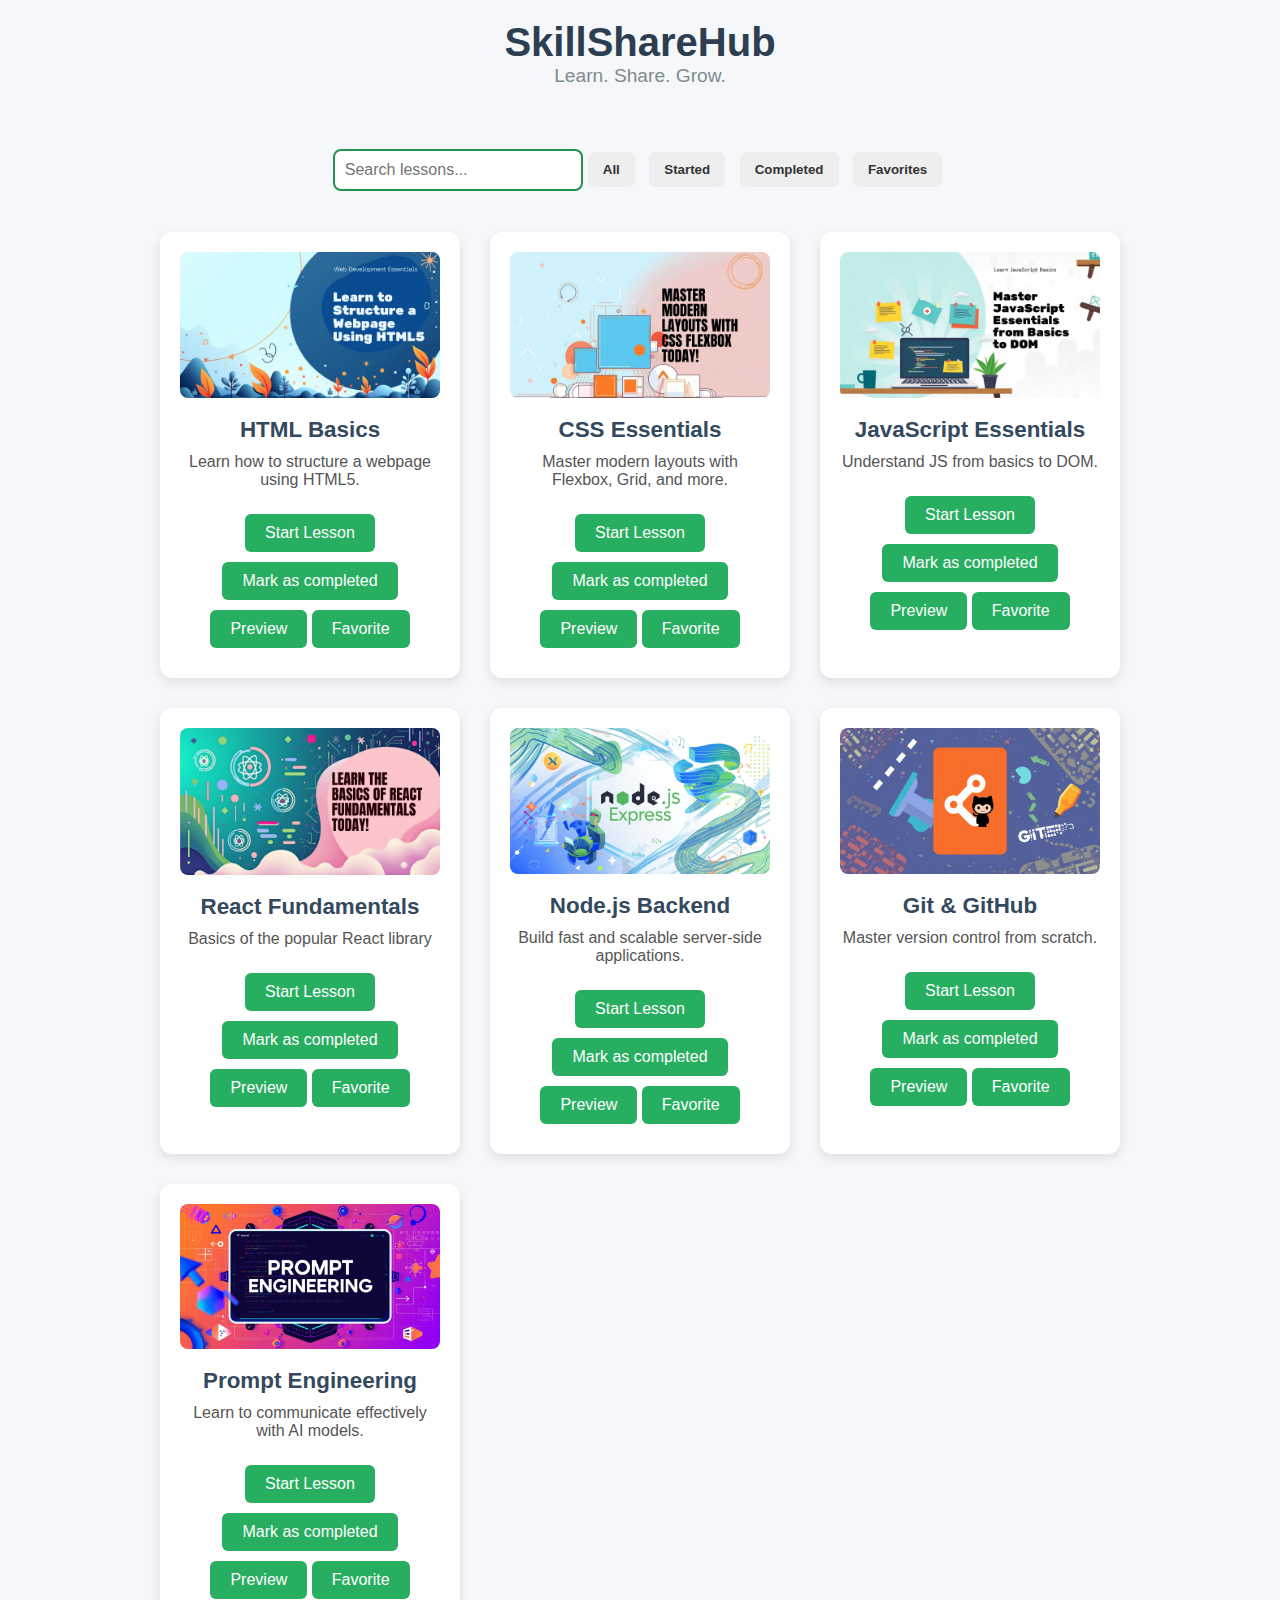
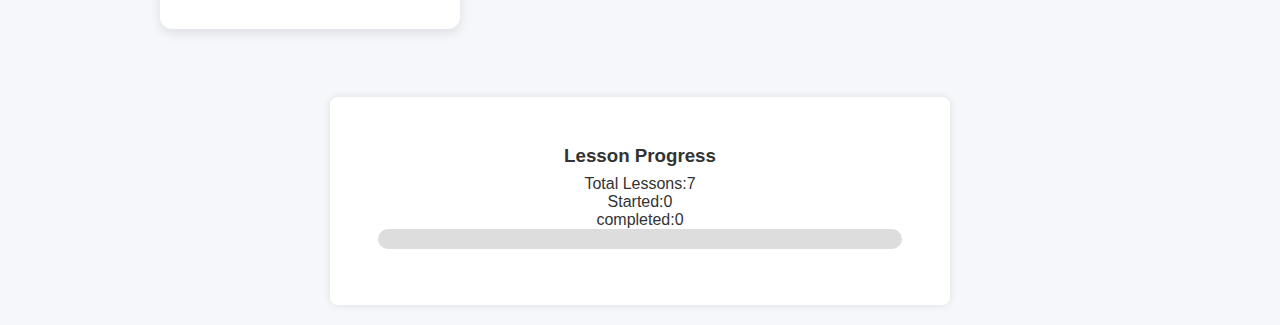
<file: index.html>
<!DOCTYPE html>
<html lang="en">
<head>
  <meta charset="UTF-8">
  <meta name="viewport" content="width=device-width, initial-scale=1.0">
  <title>SkillShareHub</title>
  <link rel="stylesheet" href="styles/style.css">
  
</head>
<body>

  <header>
    <h1>SkillShareHub</h1>
    <p>Learn. Share. Grow.</p>
    
  </header>

  <nav>
    <div class="filter-controls">
      <input type="text" id="searchinput" placeholder="Search lessons...">
      <div class="filter-buttons">
        <button onclick="filterLessons('all')">All</button>
        <button onclick="filterLessons('started')">Started</button>
          <button onclick="filterLessons('completed')">Completed</button>
    
<button onclick="filterLessons('favorites')">Favorites</button>

      </div>
    </div>
  </nav>

  <main>
    <div id="lesson-container"></div>
  </main>

  <!-- Modal -->
  <div id="lessonModal" class="modal hidden">
    <div class="modal-content">
      <span id="closeModal" class="close-btn">&times;</span>
      <img id="modalImage" src="assets/images/html-course.png" alt="Lesson Image" />
      <h2 id="modalTitle">Lesson Title</h2>
      <p id="modalDesc">Lesson Description</p>
      <div class="modal-buttons">
        <button id="modalstartbtn">Start Lesson</button>
        <button id="modalcompletebtn">Mark as Complete</button>
      </div>
    </div>
  </div>
  <section id="progress-section">
    <h3>Lesson Progress</h3>
    <div id="progress-info">
        <p>Total Lessons:<span id="total-count">0</span></p>
        <p>Started:<span id="started-count">0</span></p>
        <p>completed:<span id="completed-count">0</span></p>
    
    <div class="progress-bar">
        <div id="progress-fill"></div>
    </div>
    </div>

  </section>

  <script src="scripts/main.js"></script>
</body>
</html>
</file>
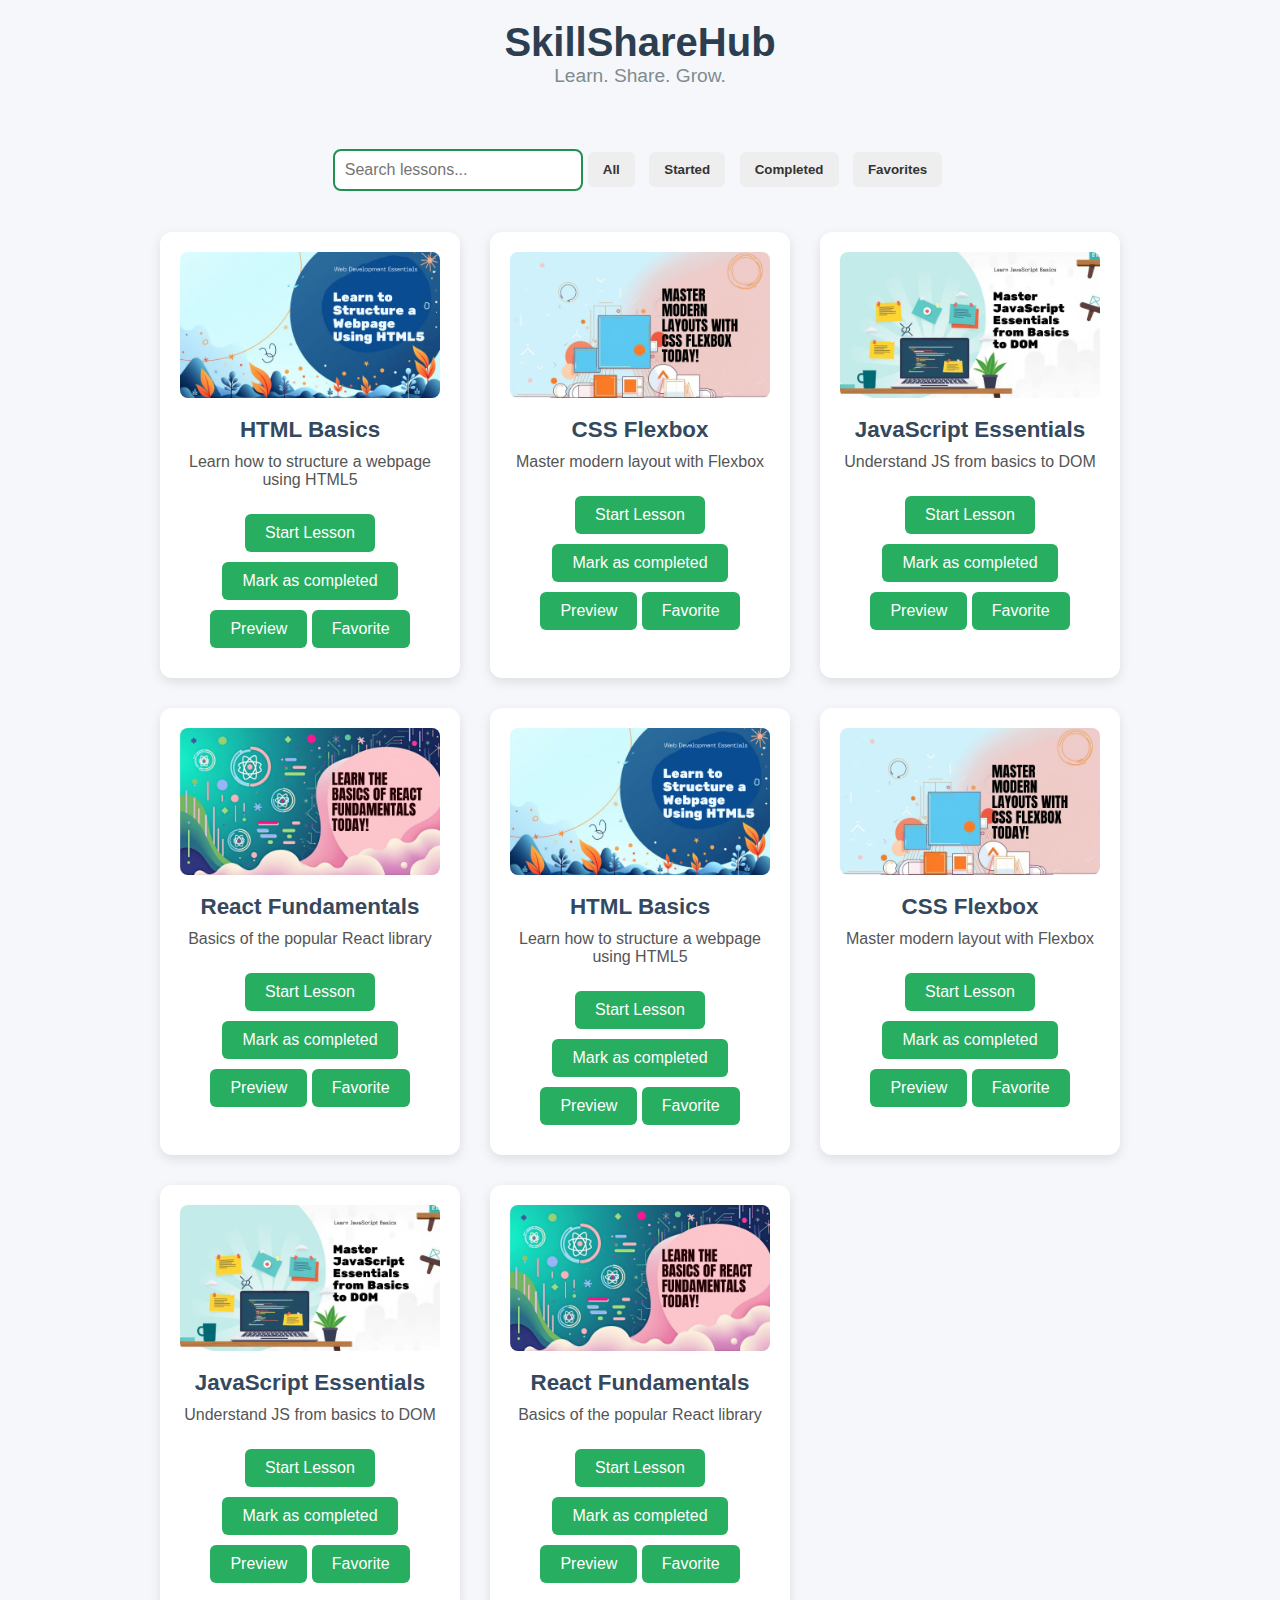
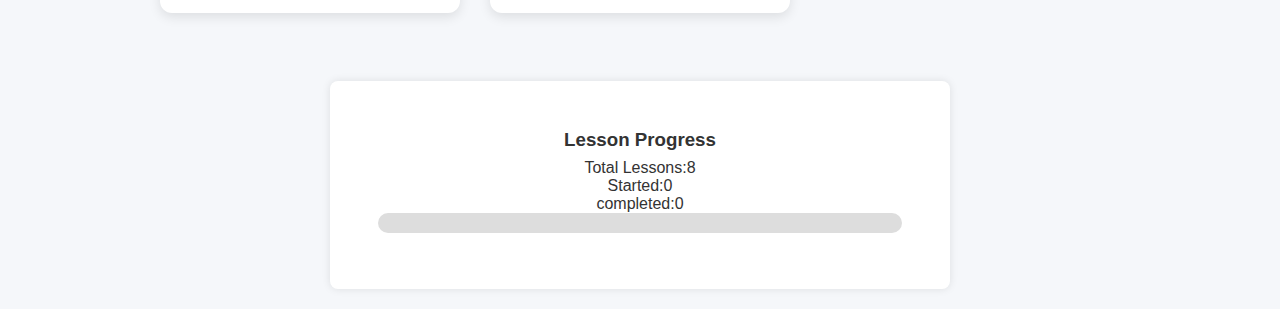
<file: SkillShare project/index.html>
<!DOCTYPE html>
<html lang="en">
<head>
  <meta charset="UTF-8">
  <meta name="viewport" content="width=device-width, initial-scale=1.0">
  <title>SkillShareHub</title>
  <link rel="stylesheet" href="styles/style.css">
  
</head>
<body>

  <header>
    <h1>SkillShareHub</h1>
    <p>Learn. Share. Grow.</p>
    
  </header>

  <nav>
    <div class="filter-controls">
      <input type="text" id="searchinput" placeholder="Search lessons...">
      <div class="filter-buttons">
        <button onclick="filterLessons('all')">All</button>
        <button onclick="filterLessons('started')">Started</button>
          <button onclick="filterLessons('completed')">Completed</button>
    <!-- 🟢 Add this inside .filter-buttons -->
<button onclick="filterLessons('favorites')">Favorites</button>

      </div>
    </div>
  </nav>

  <main>
    <div id="lesson-container"></div>
  </main>

  <!-- Modal -->
  <div id="lessonModal" class="modal hidden">
    <div class="modal-content">
      <span id="closeModal" class="close-btn">&times;</span>
      <img id="modalImage" src="assets/images/html-course.png" alt="Lesson Image" />
      <h2 id="modalTitle">Lesson Title</h2>
      <p id="modalDesc">Lesson Description</p>
      <div class="modal-buttons">
        <button id="modalstartbtn">Start Lesson</button>
        <button id="modalcompletebtn">Mark as Complete</button>
      </div>
    </div>
  </div>
  <section id="progress-section">
    <h3>Lesson Progress</h3>
    <div id="progress-info">
        <p>Total Lessons:<span id="total-count">0</span></p>
        <p>Started:<span id="started-count">0</span></p>
        <p>completed:<span id="completed-count">0</span></p>
    
    <div class="progress-bar">
        <div id="progress-fill"></div>
    </div>
    </div>

  </section>

  <script src="scripts/main.js"></script>
</body>
</html>
</file>
<file: styles/style.css>
*{
    margin: 0;
    padding: 0;
    box-sizing: border-box;    
}

body{
    font-family: Arial, Helvetica, sans-serif;
    background-color: #f5f7fa;
    color: #333;
    padding: 20px;
}

header{
    text-align: center;
    margin-bottom: 40px;
}

header h1{
    font-size: 2.5rem;
    color: #2c3e50;
}

header p{
    font-size: 1.2rem;
    color: #7f8c8d;
}

/*MAIN SECION TO CENTER EVERYTHING*/
main{
    display: flex;
    justify-content: center;
}

/* sstyling the lesson card*/
.lesson-card{
 background-color: #fff;
 padding: 20px;
 border-radius: 12px;
 width: 300px;   
 box-shadow: 0 4px 12px rgba(0,0,0,0.1);
 text-align: center;
 transition: all 0.3s ease;
 position: relative;
}

*{
    margin: 0;
    padding: 0;
    box-sizing: border-box;    
}

body{
    font-family: Arial, Helvetica, sans-serif;
    background-color: #f5f7fa;
    color: #333;
    padding: 20px;
}

header{
    text-align: center;
    margin-bottom: 40px;
}

header h1{
    font-size: 2.5rem;
    color: #2c3e50;
}

header p{
    font-size: 1.2rem;
    color: #7f8c8d;
}

/*MAIN SECION TO CENTER EVERYTHING*/
main{
    display: flex;
    justify-content: center;
}


/* course tubmnail*/
.lesson-card img{
    width: 100%;
    border-radius: 8px;margin-bottom: 15px;
}

/*course title*/
.lesson-card h2{
    font-size: 1.4rem;
    margin-bottom: 10px;
    color: #34495e;
}

/* description*/
.lesson-card p{
    font-size: 1rem;
    margin-bottom: 15px;
    color: #555;

}

/* cta button*/
.lesson-card button{
    padding: 10px 20px;
    background-color: #27ae60;
    color: #fff;
    border:none;
    border-radius: 6px;
    font-size: 1rem;
    cursor: pointer;
    transition: background-color 0.3s ease;
}

.lesson-card button:hover{
    
    background-color: #1e8449;
    box-shadow: 00 2px 6px rgba(0,0,0,0.2);
}


/*started badge styling*/
.badge{
display: inline-block;
background-color: #27ae60;
color: white;
font-size: 0.75rem;
border-radius: 20px;
margin-bottom: 10px;
}


/* Lesson container grid styling*/
#lesson-container{
    display: grid;
    grid-template-columns: repeat(auto-fit,minmax(280px ,1fr));
    gap:30px;
    padding: 20px;
    max-width: 1000px;
    margin: 0 auto;
    
}
@media screen and (max-width:600px){
    #lesson-container{
        grid-template-columns:1fr;
    }
    
}

/*started badge styling*/
.badge{
display: inline-block;
color: white;
font-size: 0.75rem;
border-radius: 20px;
margin-bottom: 10px;
}


/*styling for badges*/
.badges{
    display: flex;
    justify-content: center;
    gap: 10px;
    margin-bottom: 10px;
    
}

.badge.started{
    background-color: #3498db;
}

.badge.completed{
    background-color: #27ae60;
}
#completedbtn{
    margin-top: 10px;

}
/* course tubmnail*/
.lesson-card img{
    width: 100%;
    border-radius: 8px;margin-bottom: 15px;
}

/*course title*/
.lesson-card h2{
    font-size: 1.4rem;
    margin-bottom: 10px;
    color: #34495e;
}

/* description*/
.lesson-card p{
    font-size: 1rem;
    margin-bottom: 15px;
    color: #555;

}

/* cta button*/
.lesson-card button{
    padding: 10px 20px;
    background-color: #27ae60;
    color: #fff;
    border:none;
    border-radius: 6px;
    font-size: 1rem;
    cursor: pointer;
    transition: background-color 0.3s ease;
    margin-bottom: 10px;
}

.lesson-card button:hover{
    
    background-color: #1e8449;
    box-shadow: 00 2px 6px rgba(0,0,0,0.2);
}


/*started badge styling*/
.badge{
display: inline-block;
background-color: #27ae60;
color: white;
font-size: 0.75rem;
border-radius: 20px;
margin-bottom: 10px;
}


/* Lesson container grid styling*/
#lesson-container{
    display: grid;
    grid-template-columns: repeat(auto-fit,minmax(280px ,1fr));
    gap:30px;
    padding: 20px;
    max-width: 1000px;
    margin: 0 auto;
    
}
@media screen and (max-width:600px){
    #lesson-container{
        grid-template-columns:1fr;
    }
    
}

/*started badge styling*/
.badge{
display: inline-block;
color: white;
font-size: 0.75rem;
border-radius: 20px;
margin-bottom: 10px;
}


/*styling for badges*/
.badges{
    display: flex;
    justify-content: center;
    gap: 10px;
    margin-bottom: 10px;
    
}

.badge.started{
    background-color: #3498db;
}

.badge.completed{
    background-color: #27ae60;
}
#completedbtn{
    margin-top: 10px;

}


/* Style for each lesson card */
.lesson-card {
  background-color: white;               /* Default background */
  padding: 20px;
  border-radius: 12px;
  width: 300px;
  text-align: center;
  transition: all 0.3s ease;
  box-shadow: 0 4px 12px rgba(0,0,0,0.1);
}




.lesson-card {
  background-color: #fff;
  padding: 20px;
  border-radius: 12px;
  width: 300px;
  box-shadow: 0 4px 12px rgba(0, 0, 0, 0.1);
  text-align: center;
  transition: all 0.3s ease;
  position: relative;
  transform: scale(1);
}

.lesson-card:hover {
  background-color: #219150;
  transform: scale(1.03);
  color: #fff;
}

.lesson-card:hover h2,
.lesson-card:hover p {
  color: #fff;
}

.lesson-card:hover .badge {
  filter: brightness(110%);
}

.lesson-card:hover button {
  background-color: #fff;
  color: #219150;
  font-weight: bold;
}


/*imporve the badge styling */
.badge{
    display: inline-block;
    padding: 5px 10px;
    font-size: 0.75rem;
    border-radius: 20px;
    color: white;
    margin: 5px;
    transition: background-color 0.3s ease;


}

.badge.started{
    background-color: #3498db;
}

.badge.completed{
    background-color: #2ecc71;
}



.filter-controls{
    display: flex;
    justify-content: center;
    align-items: center;
    padding: 20px;
    flex-wrap: wrap;
}

#searchinput{
    padding: 10px;
    font-size: 1rem;
    border: 2px solid #219150;
    border-radius: 8px;
    width: 250px;
}

.filter-buttons button{
    margin: 5px;
    padding: 10px 15px;
    border: none;
    background-color: #eee;
    color:#333;
    border-radius: 6px;
    font-weight: bold;
    cursor: pointer;
    transition: 0.3s ease;
}

.filter-buttons button:hover{
    background-color: #219150;
    color: white;
}

#startbtn{
    margin:auto;
}

/* modal preview*/
.modal{
    position: fixed;
    top:0;
    left: 0;
    width: 100%;
    height: 100%;
    background-color: rgba(0, 0, 0, 0.6);
    display: flex;
    justify-content: center;
    align-items: center;
    z-index: 100;
}

.modal.hidden{
    display: none;
}

.modal-content{
    background-color: white;
    padding: 40px;
    border-radius: 12px;
    width: 90%;
    max-width: 400px;
    text-align: center;
}

.modal-content img{
    width: 100%;
    height: auto;
    border-radius: 6px;

}

.close-btn{
    position:absolute;
    top: 15px;
    right: 20px;
  font-size: 24px;
  cursor: pointer;   
}

.modal-buttons button{
    margin:10px 5px;
    padding: 8px 12px;
}


#modalstartbtn{
 padding: 10px 20px;
    background-color: #27ae60;
    color: #fff;
    border:none;
    border-radius: 6px;
    font-size: 1rem;
    cursor: pointer;
    transition: background-color 0.3s ease;
    margin-bottom: 10px;
}


#modalcompletebtn{
 padding: 10px 20px;
    background-color: #27ae60;
    color: #fff;
    border:none;
    border-radius: 6px;
    font-size: 1rem;
    cursor: pointer;
    transition: background-color 0.3s ease;
    margin-bottom: 10px;
}


#progress-section{
    width:50%;
    margin:auto;
    align-items: center;
    justify-content: center;
    background-color: #fff;
    padding: 3em;

    margin-top: 3em;
    border-radius: 8px;
    text-align: center;
    box-shadow: 0 0 8px rgba(0,0,0,0.1);
}

#progress-info{
    margin: 0.5em 0;
}

.progress-bar{
    width: 100%;
    background-color: #ddd;
    height: 20px;
    border-radius: 10px;
    overflow:hidden;
}

#progress-fill{
    height: 100%;
    width: 0%;
    background-color: #4caf50;
    transition: width 0.3s ease;
}
@media screen and (max-width:600px){
    #progress-section{
        grid-template-columns:1fr;
        width: auto;
    }
    
}
</file>
<file: SkillShare project/styles/style.css>
*{
    margin: 0;
    padding: 0;
    box-sizing: border-box;    
}

body{
    font-family: Arial, Helvetica, sans-serif;
    background-color: #f5f7fa;
    color: #333;
    padding: 20px;
}

header{
    text-align: center;
    margin-bottom: 40px;
}

header h1{
    font-size: 2.5rem;
    color: #2c3e50;
}

header p{
    font-size: 1.2rem;
    color: #7f8c8d;
}

/*MAIN SECION TO CENTER EVERYTHING*/
main{
    display: flex;
    justify-content: center;
}

/* sstyling the lesson card*/
.lesson-card{
 background-color: #fff;
 padding: 20px;
 border-radius: 12px;
 width: 300px;   
 box-shadow: 0 4px 12px rgba(0,0,0,0.1);
 text-align: center;
 transition: all 0.3s ease;
 position: relative;
}

*{
    margin: 0;
    padding: 0;
    box-sizing: border-box;    
}

body{
    font-family: Arial, Helvetica, sans-serif;
    background-color: #f5f7fa;
    color: #333;
    padding: 20px;
}

header{
    text-align: center;
    margin-bottom: 40px;
}

header h1{
    font-size: 2.5rem;
    color: #2c3e50;
}

header p{
    font-size: 1.2rem;
    color: #7f8c8d;
}

/*MAIN SECION TO CENTER EVERYTHING*/
main{
    display: flex;
    justify-content: center;
}


/* course tubmnail*/
.lesson-card img{
    width: 100%;
    border-radius: 8px;margin-bottom: 15px;
}

/*course title*/
.lesson-card h2{
    font-size: 1.4rem;
    margin-bottom: 10px;
    color: #34495e;
}

/* description*/
.lesson-card p{
    font-size: 1rem;
    margin-bottom: 15px;
    color: #555;

}

/* cta button*/
.lesson-card button{
    padding: 10px 20px;
    background-color: #27ae60;
    color: #fff;
    border:none;
    border-radius: 6px;
    font-size: 1rem;
    cursor: pointer;
    transition: background-color 0.3s ease;
}

.lesson-card button:hover{
    
    background-color: #1e8449;
    box-shadow: 00 2px 6px rgba(0,0,0,0.2);
}


/*started badge styling*/
.badge{
display: inline-block;
background-color: #27ae60;
color: white;
font-size: 0.75rem;
border-radius: 20px;
margin-bottom: 10px;
}


/* Lesson container grid styling*/
#lesson-container{
    display: grid;
    grid-template-columns: repeat(auto-fit,minmax(280px ,1fr));
    gap:30px;
    padding: 20px;
    max-width: 1000px;
    margin: 0 auto;
    
}
@media screen and (max-width:600px){
    #lesson-container{
        grid-template-columns:1fr;
    }
    
}

/*started badge styling*/
.badge{
display: inline-block;
color: white;
font-size: 0.75rem;
border-radius: 20px;
margin-bottom: 10px;
}


/*styling for badges*/
.badges{
    display: flex;
    justify-content: center;
    gap: 10px;
    margin-bottom: 10px;
    
}

.badge.started{
    background-color: #3498db;
}

.badge.completed{
    background-color: #27ae60;
}
#completedbtn{
    margin-top: 10px;

}
/* course tubmnail*/
.lesson-card img{
    width: 100%;
    border-radius: 8px;margin-bottom: 15px;
}

/*course title*/
.lesson-card h2{
    font-size: 1.4rem;
    margin-bottom: 10px;
    color: #34495e;
}

/* description*/
.lesson-card p{
    font-size: 1rem;
    margin-bottom: 15px;
    color: #555;

}

/* cta button*/
.lesson-card button{
    padding: 10px 20px;
    background-color: #27ae60;
    color: #fff;
    border:none;
    border-radius: 6px;
    font-size: 1rem;
    cursor: pointer;
    transition: background-color 0.3s ease;
    margin-bottom: 10px;
}

.lesson-card button:hover{
    
    background-color: #1e8449;
    box-shadow: 00 2px 6px rgba(0,0,0,0.2);
}


/*started badge styling*/
.badge{
display: inline-block;
background-color: #27ae60;
color: white;
font-size: 0.75rem;
border-radius: 20px;
margin-bottom: 10px;
}


/* Lesson container grid styling*/
#lesson-container{
    display: grid;
    grid-template-columns: repeat(auto-fit,minmax(280px ,1fr));
    gap:30px;
    padding: 20px;
    max-width: 1000px;
    margin: 0 auto;
    
}
@media screen and (max-width:600px){
    #lesson-container{
        grid-template-columns:1fr;
    }
    
}

/*started badge styling*/
.badge{
display: inline-block;
color: white;
font-size: 0.75rem;
border-radius: 20px;
margin-bottom: 10px;
}


/*styling for badges*/
.badges{
    display: flex;
    justify-content: center;
    gap: 10px;
    margin-bottom: 10px;
    
}

.badge.started{
    background-color: #3498db;
}

.badge.completed{
    background-color: #27ae60;
}
#completedbtn{
    margin-top: 10px;

}


/* Style for each lesson card */
.lesson-card {
  background-color: white;               /* Default background */
  padding: 20px;
  border-radius: 12px;
  width: 300px;
  text-align: center;
  transition: all 0.3s ease;
  box-shadow: 0 4px 12px rgba(0,0,0,0.1);
}




.lesson-card {
  background-color: #fff;
  padding: 20px;
  border-radius: 12px;
  width: 300px;
  box-shadow: 0 4px 12px rgba(0, 0, 0, 0.1);
  text-align: center;
  transition: all 0.3s ease;
  position: relative;
  transform: scale(1);
}

.lesson-card:hover {
  background-color: #219150;
  transform: scale(1.03);
  color: #fff;
}

.lesson-card:hover h2,
.lesson-card:hover p {
  color: #fff;
}

.lesson-card:hover .badge {
  filter: brightness(110%);
}

.lesson-card:hover button {
  background-color: #fff;
  color: #219150;
  font-weight: bold;
}


/*imporve the badge styling */
.badge{
    display: inline-block;
    padding: 5px 10px;
    font-size: 0.75rem;
    border-radius: 20px;
    color: white;
    margin: 5px;
    transition: background-color 0.3s ease;


}

.badge.started{
    background-color: #3498db;
}

.badge.completed{
    background-color: #2ecc71;
}



.filter-controls{
    display: flex;
    justify-content: center;
    align-items: center;
    padding: 20px;
    flex-wrap: wrap;
}

#searchinput{
    padding: 10px;
    font-size: 1rem;
    border: 2px solid #219150;
    border-radius: 8px;
    width: 250px;
}

.filter-buttons button{
    margin: 5px;
    padding: 10px 15px;
    border: none;
    background-color: #eee;
    color:#333;
    border-radius: 6px;
    font-weight: bold;
    cursor: pointer;
    transition: 0.3s ease;
}

.filter-buttons button:hover{
    background-color: #219150;
    color: white;
}

#startbtn{
    margin:auto;
}

/* modal preview*/
.modal{
    position: fixed;
    top:0;
    left: 0;
    width: 100%;
    height: 100%;
    background-color: rgba(0, 0, 0, 0.6);
    display: flex;
    justify-content: center;
    align-items: center;
    z-index: 100;
}

.modal.hidden{
    display: none;
}

.modal-content{
    background-color: white;
    padding: 40px;
    border-radius: 12px;
    width: 90%;
    max-width: 400px;
    text-align: center;
}

.modal-content img{
    width: 100%;
    height: auto;
    border-radius: 6px;

}

.close-btn{
    position:absolute;
    top: 15px;
    right: 20px;
  font-size: 24px;
  cursor: pointer;   
}

.modal-buttons button{
    margin:10px 5px;
    padding: 8px 12px;
}


#modalstartbtn{
 padding: 10px 20px;
    background-color: #27ae60;
    color: #fff;
    border:none;
    border-radius: 6px;
    font-size: 1rem;
    cursor: pointer;
    transition: background-color 0.3s ease;
    margin-bottom: 10px;
}


#modalcompletebtn{
 padding: 10px 20px;
    background-color: #27ae60;
    color: #fff;
    border:none;
    border-radius: 6px;
    font-size: 1rem;
    cursor: pointer;
    transition: background-color 0.3s ease;
    margin-bottom: 10px;
}


#progress-section{
    width:50%;
    margin:auto;
    align-items: center;
    justify-content: center;
    background-color: #fff;
    padding: 3em;

    margin-top: 3em;
    border-radius: 8px;
    text-align: center;
    box-shadow: 0 0 8px rgba(0,0,0,0.1);
}

#progress-info{
    margin: 0.5em 0;
}

.progress-bar{
    width: 100%;
    background-color: #ddd;
    height: 20px;
    border-radius: 10px;
    overflow:hidden;
}

#progress-fill{
    height: 100%;
    width: 0%;
    background-color: #4caf50;
    transition: width 0.3s ease;
}
@media screen and (max-width:600px){
    #progress-section{
        grid-template-columns:1fr;
        width: auto;
    }
    
}
</file>
